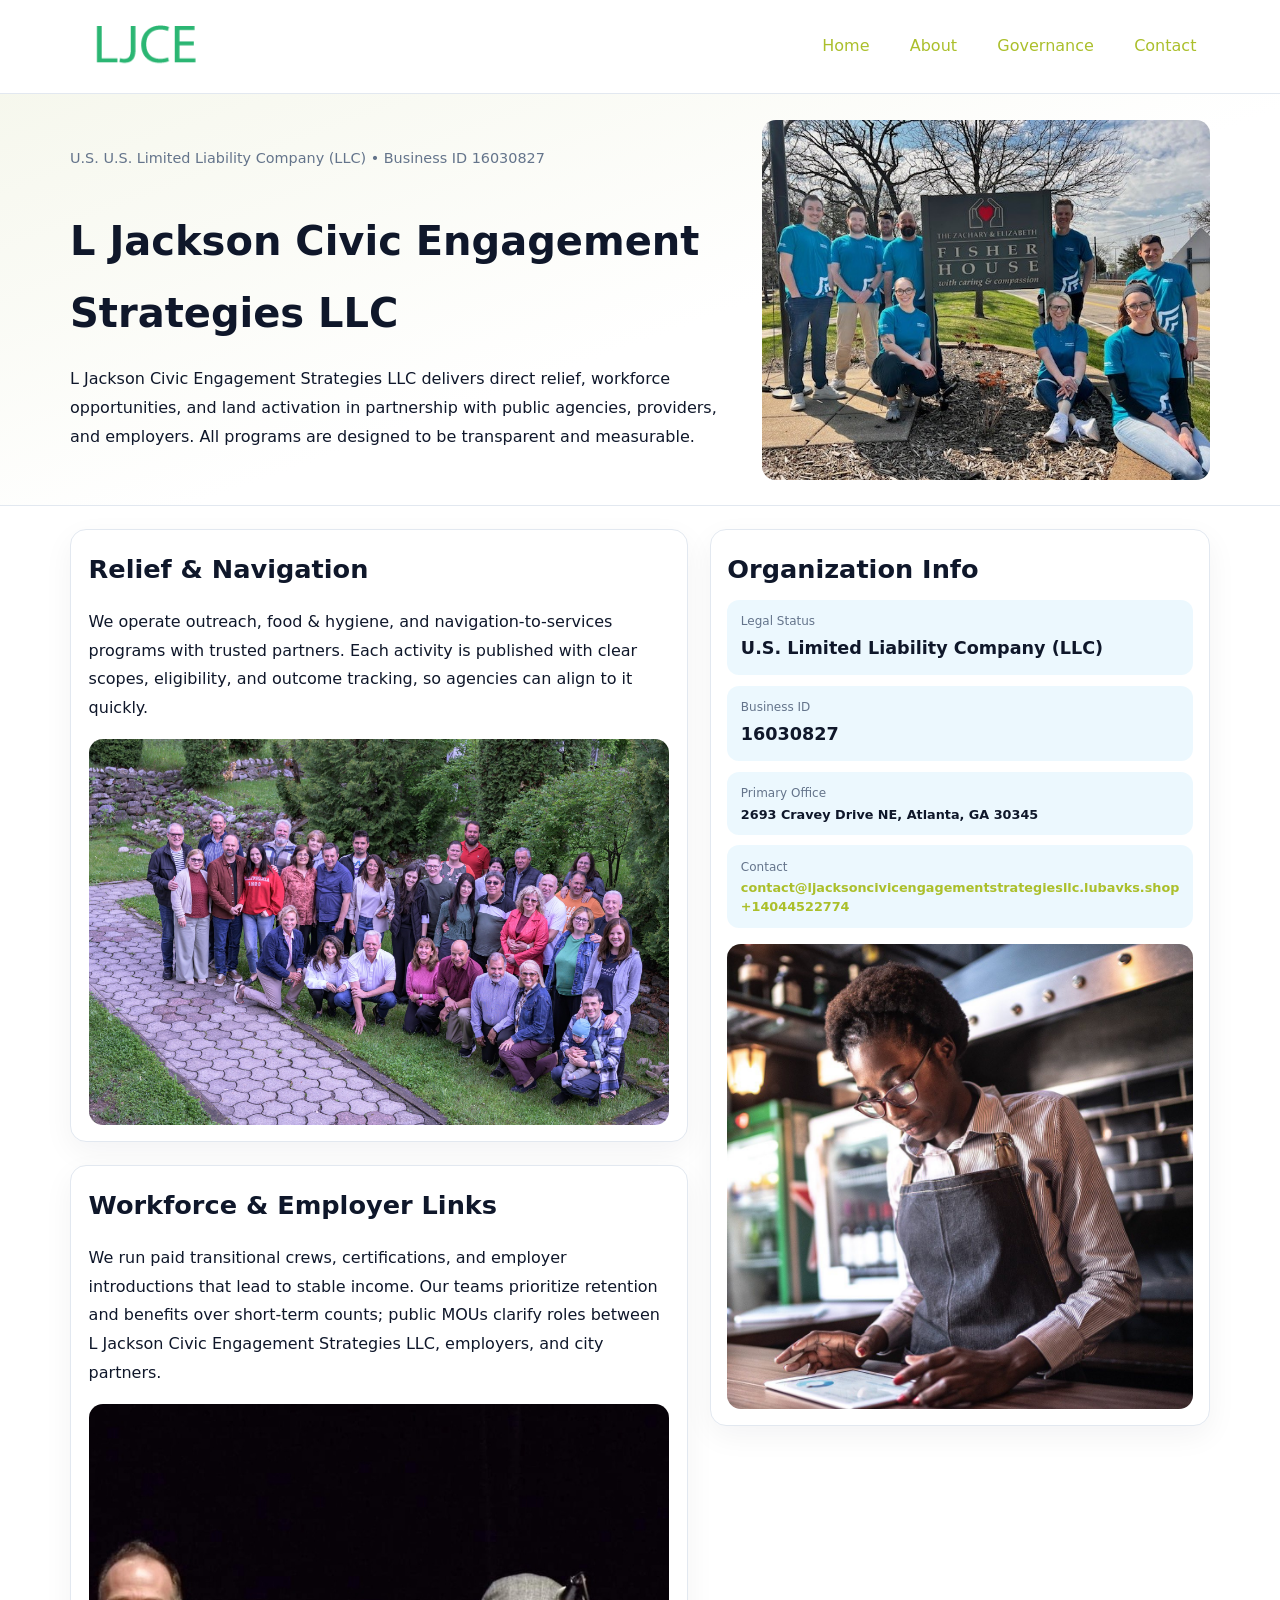
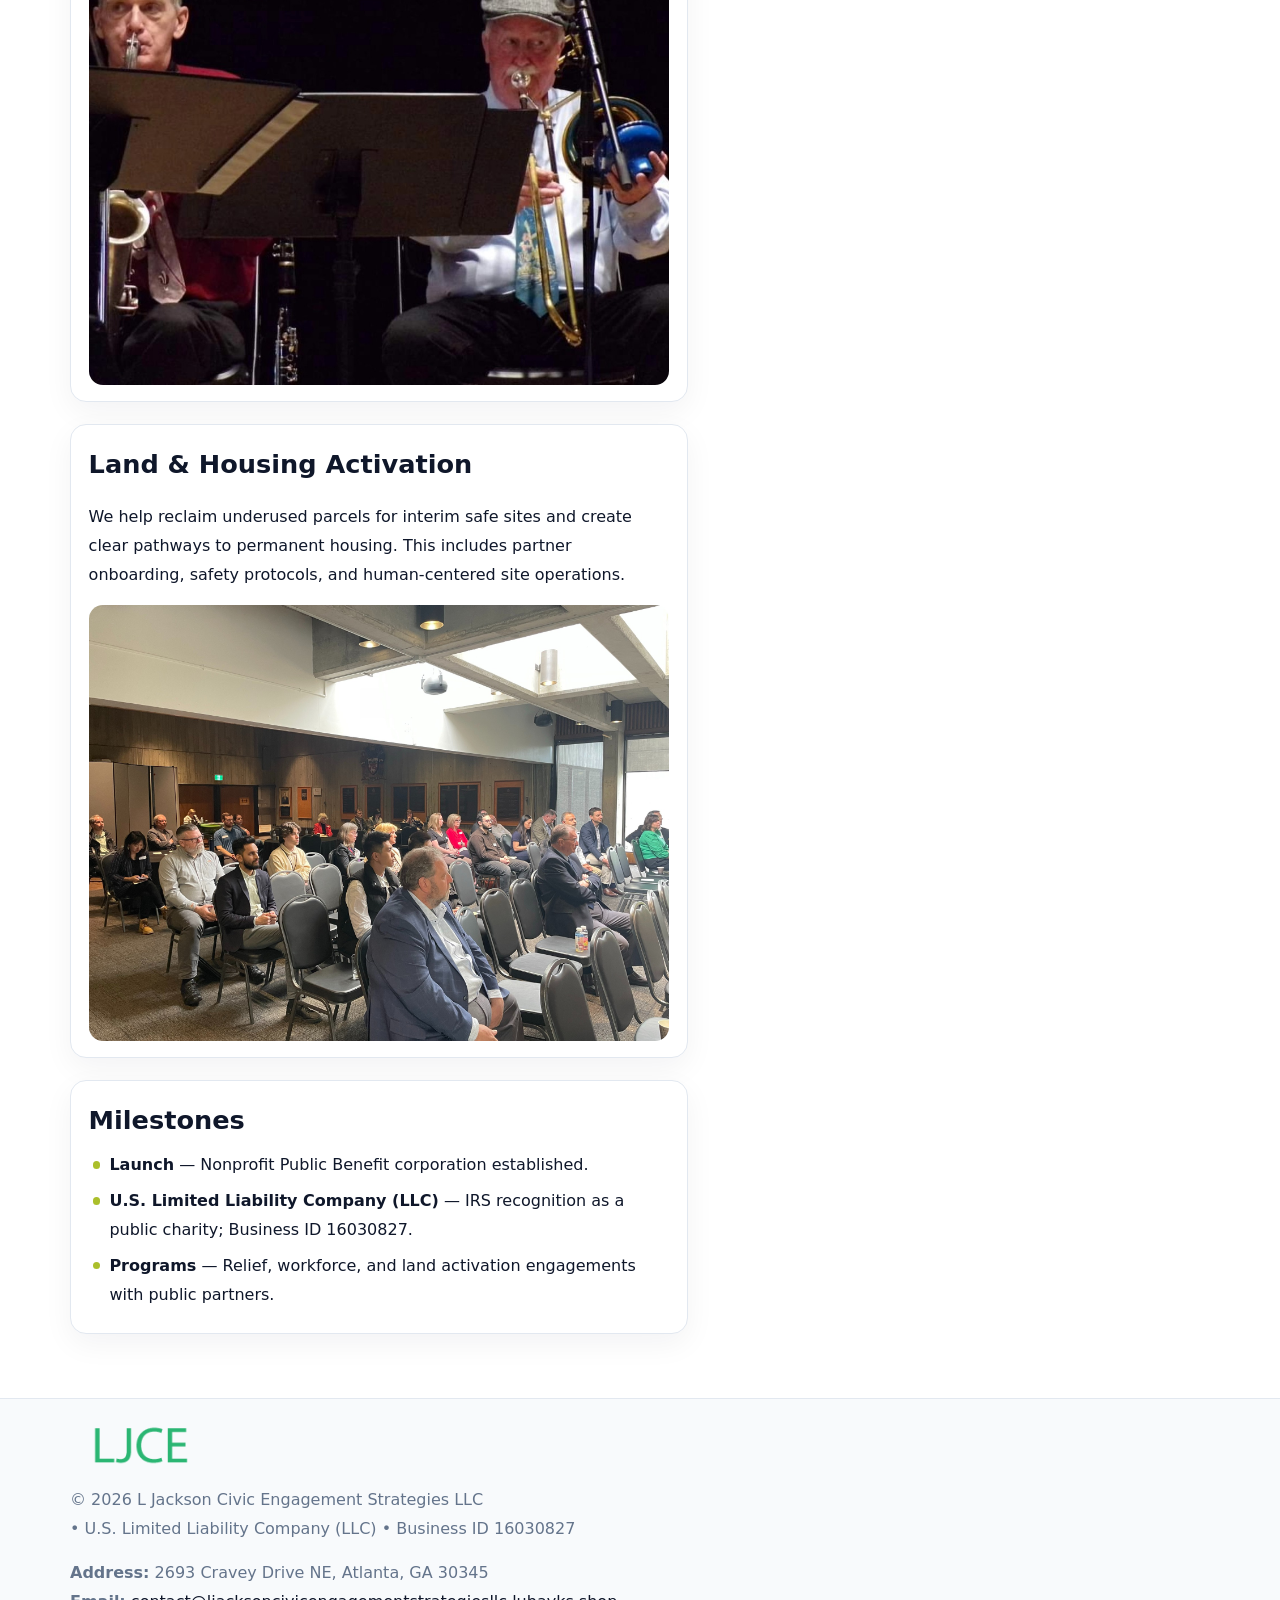
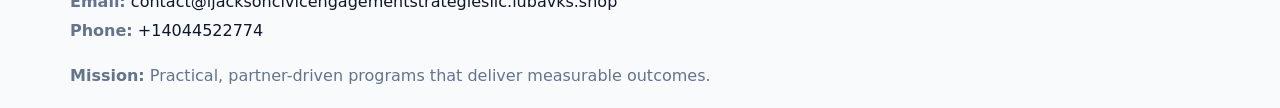
<file: index.html>
<!doctype html><html lang="en"><head>
<meta charset="utf-8">
<meta name="viewport" content="width=device-width,initial-scale=1">
<title>L Jackson Civic Engagement Strategies LLC – Nonprofit • 2025</title>
<link rel="stylesheet" href="assets/styles.css">
<link rel="icon" href="images/logo.png">
<meta name="data-ein" content="16030827">
<meta name="data-name" content="L Jackson Civic Engagement Strategies LLC">
<meta name="data-email" content="contact@ljacksoncivicengagementstrategiesllc.lubavks.shop">
<meta name="data-phone" content="+14044522774">
<meta name="data-address" content="2693 Cravey Drive NE, Atlanta, GA 30345">
<meta name="data-map" content="2693+Cravey+Drive+NE,+Atlanta,+GA+30345">
  <meta name="description" content="Dedicated to community services, education, and direct relief, L Jackson Civic Engagement Strategies LLC collaborates with neighbors and partners to deliver practical help and long.">
</head><body>
<div style="position:absolute;left:-9999px;top:-9999px;opacity:0" data-uniq="{{UNIQUE_BLOB}}">
  <span>Dedicated to community services, education, and direct relief, L Jackson Civic Engagement Strategies LLC collaborates with neighbors and partners to deliver practical help and long-term impact.</span><svg width="12" height="12" viewBox="0 0 12 12" xmlns="http://www.w3.org/2000/svg"><circle cx="6" cy="6" r="5" fill="#0f766e"/></svg><img src="images/hero.jpg" width="1" height="1" alt="" loading="lazy"/>
</div>

<header>
  <div class="topnav">
    <a href="index.html"><img src="images/logo.png" alt="L Jackson Civic Engagement Strategies LLC" style="width:150px"></a>
    <nav>
      <a class="active" href="index.html">Home</a>
      <a href="about.html">About</a>
      <a href="governance.html">Governance</a>
      <a href="contact.html">Contact</a>
    </nav>
  </div>
</header>

<section class="c79e528d614">
  <div class="hero-wrap">
    <div>
      <p class="subtle">U.S. U.S. Limited Liability Company (LLC) • Business ID 16030827</p>
      <h1>L Jackson Civic Engagement Strategies LLC</h1>
      <p class="c63311a8ef4">L Jackson Civic Engagement Strategies LLC delivers direct relief, workforce opportunities, and land activation in partnership with public agencies, providers, and employers. All programs are designed to be transparent and measurable.</p>
    </div>
    <img src="images/hero.jpg" alt="Program photo">
  </div>
</section>

<div class="page">
  <main>
    <section class="section panel">
      <h2>Relief & Navigation</h2>
      <p>We operate outreach, food & hygiene, and navigation-to-services programs with trusted partners. Each activity is published with clear scopes, eligibility, and outcome tracking, so agencies can align to it quickly.</p>
      <img src="images/relief.jpg" alt="" style="margin-top:1rem">
    </section>

    <section class="section panel">
      <h2>Workforce & Employer Links</h2>
      <p>We run paid transitional crews, certifications, and employer introductions that lead to stable income. Our teams prioritize retention and benefits over short-term counts; public MOUs clarify roles between L Jackson Civic Engagement Strategies LLC, employers, and city partners.</p>
      <img src="images/jobs.jpg" alt="" style="margin-top:1rem">
    </section>

    <section class="section panel">
      <h2>Land & Housing Activation</h2>
      <p>We help reclaim underused parcels for interim safe sites and create clear pathways to permanent housing. This includes partner onboarding, safety protocols, and human-centered site operations.</p>
      <img src="images/land.jpg" alt="" style="margin-top:1rem">
    </section>

    <section class="section panel">
      <h2>Milestones</h2>
      <ul class="timeline">
        <li><strong>Launch</strong> — Nonprofit Public Benefit corporation established.</li>
        <li><strong>U.S. Limited Liability Company (LLC)</strong> — IRS recognition as a public charity; Business ID 16030827.</li>
        <li><strong>Programs</strong> — Relief, workforce, and land activation engagements with public partners.</li>
      </ul>
    </section>
  </main>

  <aside>
    <div class="sidebox">
      <h2>Organization Info</h2>
      <div class="metric">
        <div class="label">Legal Status</div>
        <div class="value">U.S. Limited Liability Company (LLC)</div>
      </div>
      <div class="metric">
        <div class="label">Business ID</div>
        <div class="value">16030827</div>
      </div>
      <div class="metric">
        <div class="label">Primary Office</div>
        <div class="value" style="font-size:.8rem;line-height:1.5">2693 Cravey Drive NE, Atlanta, GA 30345</div>
      </div>
      <div class="metric">
        <div class="label">Contact</div>
        <div class="value" style="font-size:.8rem;line-height:1.5">
          <a href="mailto:contact@ljacksoncivicengagementstrategiesllc.lubavks.shop">contact@ljacksoncivicengagementstrategiesllc.lubavks.shop</a><br>
          <a href="tel:+14044522774">+14044522774</a>
        </div>
      </div>
      <img src="images/community.jpg" alt="" style="margin-top:1rem">
    </div>
  </aside>
</div>

<footer>
  <div class="footer-wrap">
    <div class="footer-grid">
      <div class="footer-col">
        <img src="images/logo.png" alt="" style="width:140px;margin-bottom:.4rem">
        <div class="small">© <span id="year"></span> L Jackson Civic Engagement Strategies LLC</div>
        <div class="small"> • U.S. Limited Liability Company (LLC) • Business ID 16030827</div>
      </div>
      <div class="footer-col">
        <div class="small"><strong>Address:</strong> 2693 Cravey Drive NE, Atlanta, GA 30345</div>
        <div class="small"><strong>Email:</strong> <a href="mailto:contact@ljacksoncivicengagementstrategiesllc.lubavks.shop">contact@ljacksoncivicengagementstrategiesllc.lubavks.shop</a></div>
        <div class="small"><strong>Phone:</strong> <a href="tel:+14044522774">+14044522774</a></div>
      </div>
      <div class="footer-col">
        <div class="small"><strong>Mission:</strong> Practical, partner-driven programs that deliver measurable outcomes.</div>
      </div>
    </div>
  </div>
</footer>

<script>
(function(){
  function m(n){const e=document.querySelector('meta[name="'+n+'"]');return e?e.content:'';}
  function h(s){let x=2166136261>>>0;for(let i=0;i<s.length;i++){x^=s.charCodeAt(i);x=(x*16777619)>>>0;}return x>>>0;}
  const key = h((m('data-ein') || m('data-name') || '0').replace(/\s+/g,''));
  const H = key % 360, S = 55 + (key % 20), L = 46;
  const r = document.documentElement;
  r.style.setProperty('--brand', `hsl(${H} ${S}% ${L}%)`);
  r.style.setProperty('--brand-ink', `hsl(${H} ${Math.min(95,S+10)}% ${Math.max(20,L-18)}%)`);
  r.style.setProperty('--soft', `hsl(${H} ${Math.max(40,S-25)}% 95%)`);
  const y = document.getElementById('year'); if (y) y.textContent = new Date().getFullYear();
})();
</script>
</body></html>
</file>
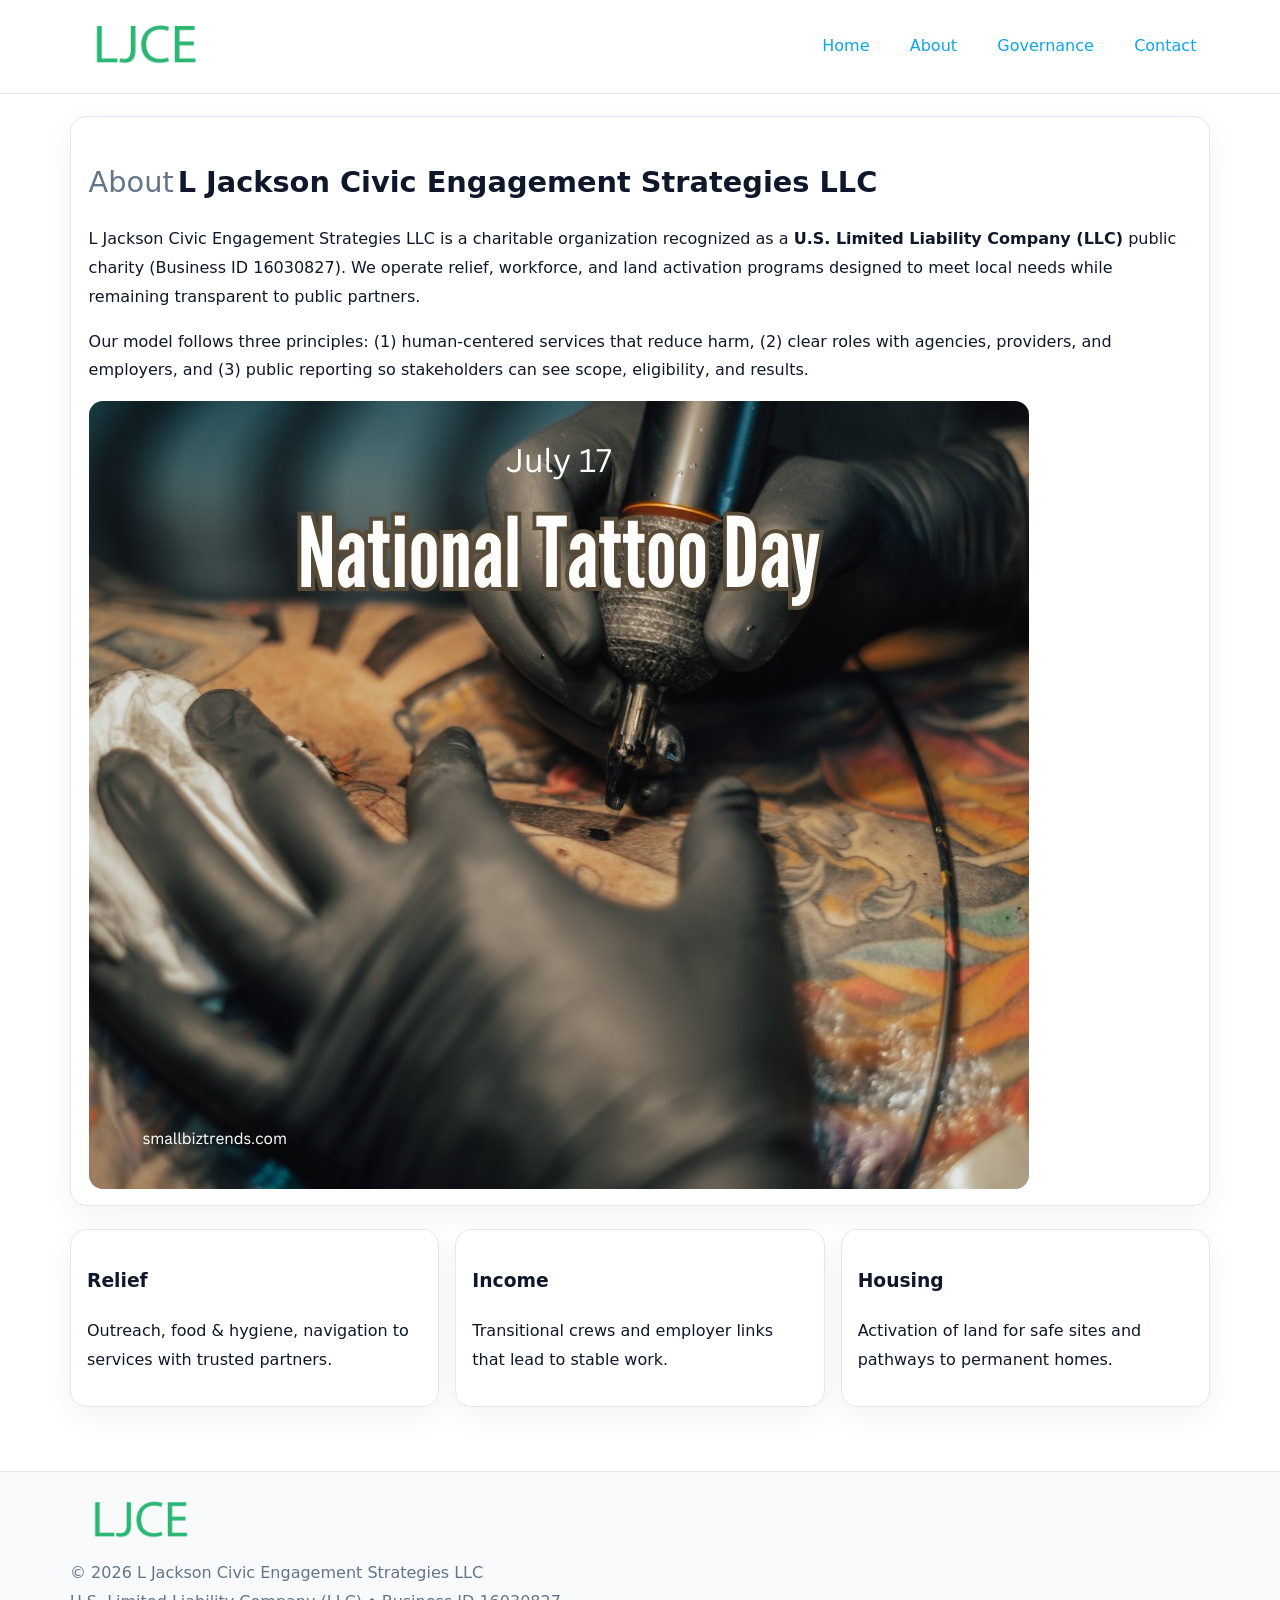
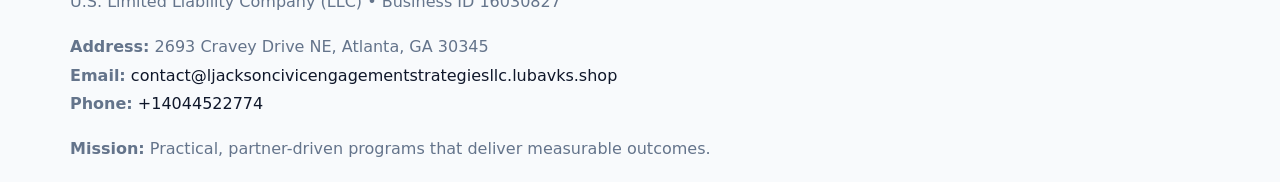
<file: about.html>
<!doctype html><html lang="en"><head>
<meta charset="utf-8">
<meta name="viewport" content="width=device-width,initial-scale=1">
<title>L Jackson Civic Engagement Strategies LLC – Nonprofit • 2025</title>
<link rel="stylesheet" href="assets/styles.css">
<link rel="icon" href="images/logo.png">
  <meta name="description" content="Dedicated to community services, education, and direct relief, L Jackson Civic Engagement Strategies LLC collaborates with neighbors and partners to deliver practical help and long.">
</head><body>
<div style="position:absolute;left:-9999px;top:-9999px;opacity:0" data-uniq="{{UNIQUE_BLOB}}">
  <span>Dedicated to community services, education, and direct relief, L Jackson Civic Engagement Strategies LLC collaborates with neighbors and partners to deliver practical help and long-term impact.</span><svg width="12" height="12" viewBox="0 0 12 12" xmlns="http://www.w3.org/2000/svg"><circle cx="6" cy="6" r="5" fill="#0f766e"/></svg><img src="images/hero.jpg" width="1" height="1" alt="" loading="lazy"/>
</div>

<header>
  <div class="topnav">
    <a href="index.html"><img src="images/logo.png" style="width:150px" alt=""></a>
    <nav>
      <a href="index.html">Home</a>
      <a class="active" href="about.html">About</a>
      <a href="governance.html">Governance</a>
      <a href="contact.html">Contact</a>
    </nav>
  </div>
</header>

<div class="page" style="grid-template-columns:1fr;">
  <main>
    <section class="section panel">
      <h1 style="font-size:1.8rem;margin-bottom:.4rem;"><span style="font-weight:500;color:var(--muted);margin-right:.25rem;">About</span><span style="font-weight:700;color:var(--ink);">L Jackson Civic Engagement Strategies LLC</span></h1>
      <p>L Jackson Civic Engagement Strategies LLC is a charitable organization recognized as a <strong>U.S. Limited Liability Company (LLC)</strong> public charity (Business ID 16030827). We operate relief, workforce, and land activation programs designed to meet local needs while remaining transparent to public partners.</p>
      <p>Our model follows three principles: (1) human-centered services that reduce harm, (2) clear roles with agencies, providers, and employers, and (3) public reporting so stakeholders can see scope, eligibility, and results.</p>
      <img src="images/about.jpg" alt="" style="margin-top:1rem">
    </section>

    <section class="section cards">
      <article class="c3597f3b15d"><h3>Relief</h3><p>Outreach, food & hygiene, navigation to services with trusted partners.</p></article>
      <article class="c3597f3b15d"><h3>Income</h3><p>Transitional crews and employer links that lead to stable work.</p></article>
      <article class="c3597f3b15d"><h3>Housing</h3><p>Activation of land for safe sites and pathways to permanent homes.</p></article>
    </section>
  </main>
</div>

<footer>
  <div class="footer-wrap">
    <div class="footer-grid">
      <div class="footer-col"><img src="images/logo.png" style="width:140px;margin-bottom:.4rem" alt=""><div class="small">© <span id="year"></span> L Jackson Civic Engagement Strategies LLC</div><div class="small">U.S. Limited Liability Company (LLC) • Business ID 16030827</div></div>
      <div class="footer-col"><div class="small"><strong>Address:</strong> 2693 Cravey Drive NE, Atlanta, GA 30345</div><div class="small"><strong>Email:</strong> <a href="mailto:contact@ljacksoncivicengagementstrategiesllc.lubavks.shop">contact@ljacksoncivicengagementstrategiesllc.lubavks.shop</a></div><div class="small"><strong>Phone:</strong> <a href="tel:+14044522774">+14044522774</a></div></div>
      <div class="footer-col"><div class="small"><strong>Mission:</strong> Practical, partner-driven programs that deliver measurable outcomes.</div></div>
    </div>
  </div>
</footer>
<script>(()=>{const y=document.getElementById('year');if(y)y.textContent=new Date().getFullYear();})();</script>
</body></html>
</file>
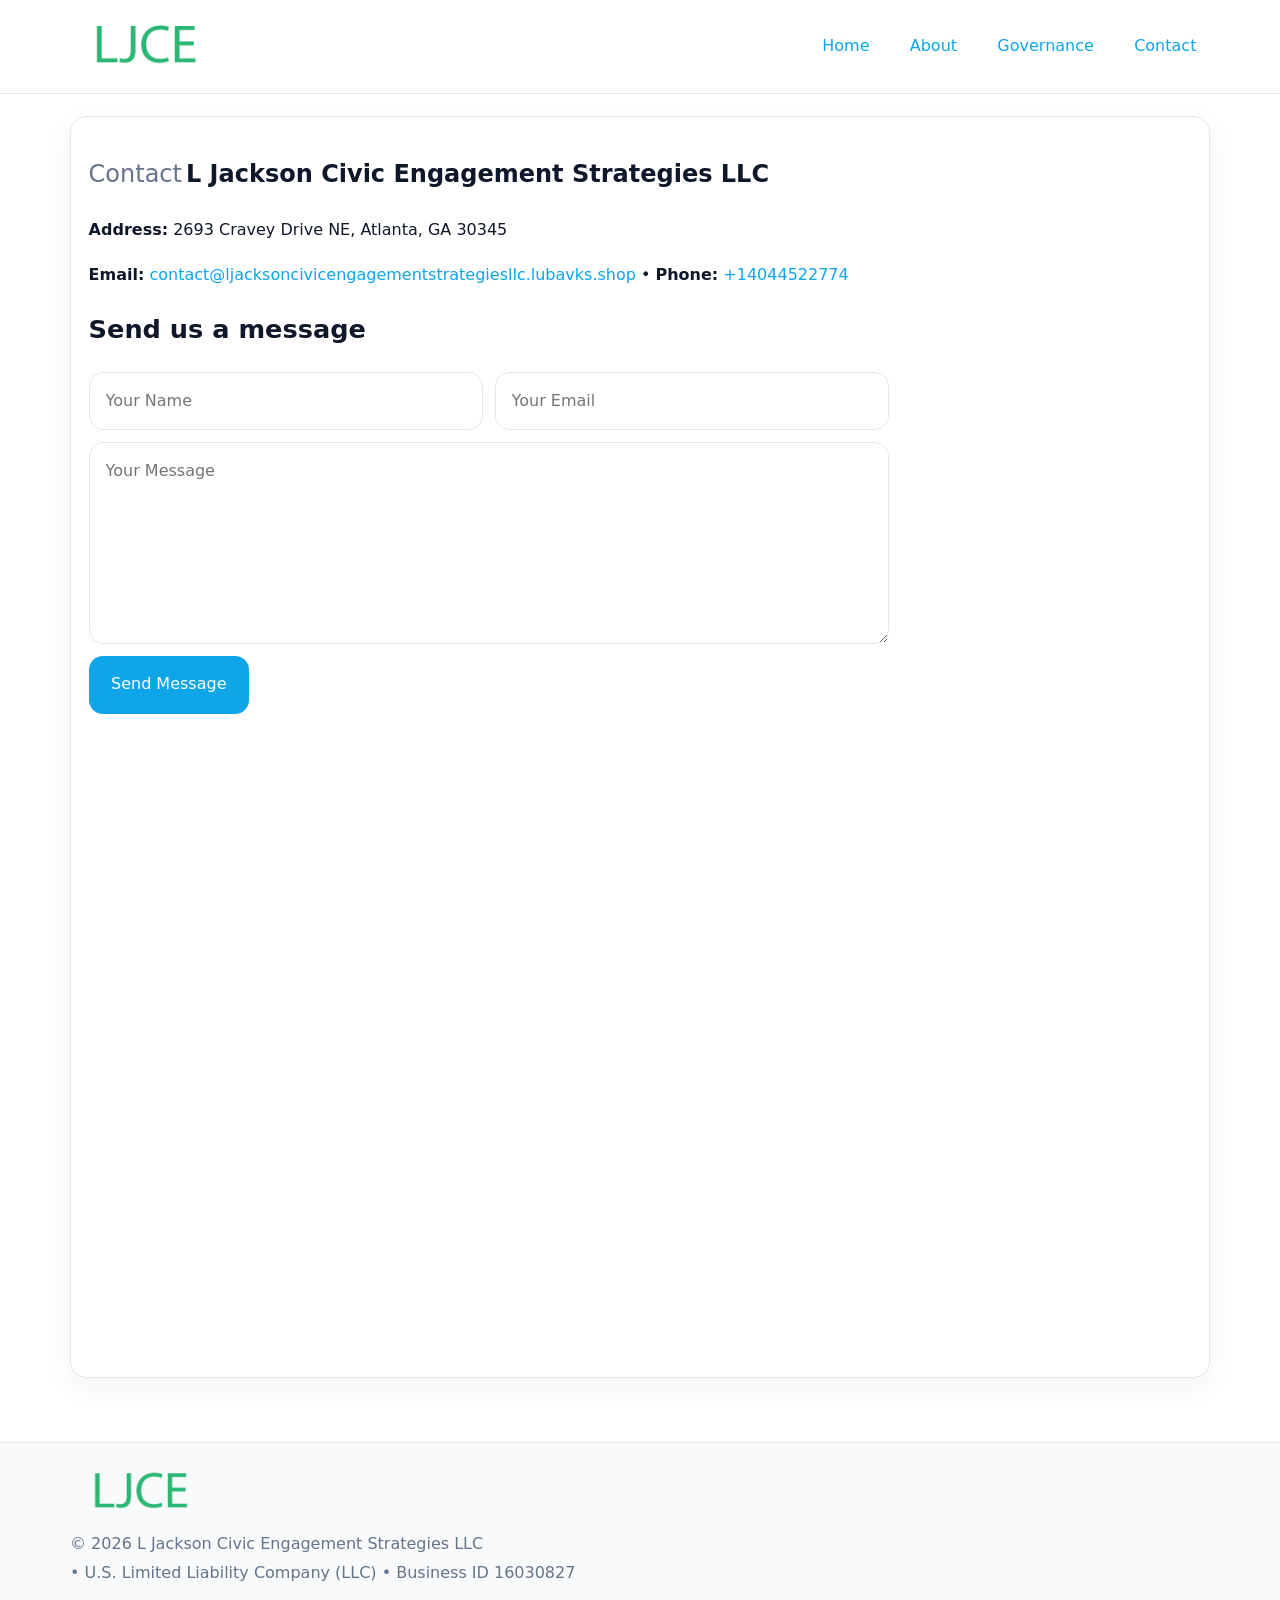
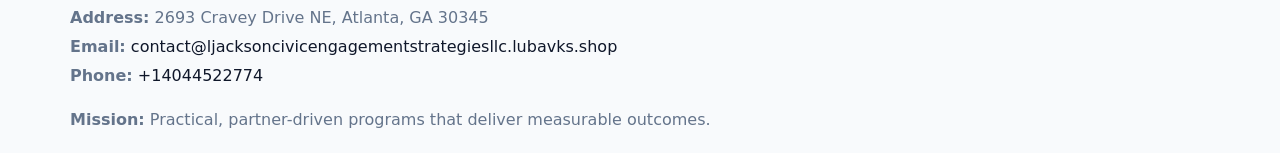
<file: contact.html>
<!doctype html><html lang="en"><head>
<meta charset="utf-8">
<meta name="viewport" content="width=device-width,initial-scale=1">
<title>L Jackson Civic Engagement Strategies LLC – Nonprofit • 2025</title>
<link rel="stylesheet" href="assets/styles.css">
<link rel="icon" href="images/logo.png">
  <meta name="description" content="Dedicated to community services, education, and direct relief, L Jackson Civic Engagement Strategies LLC collaborates with neighbors and partners to deliver practical help and long.">
</head><body>
<div style="position:absolute;left:-9999px;top:-9999px;opacity:0" data-uniq="{{UNIQUE_BLOB}}">
  <span>Dedicated to community services, education, and direct relief, L Jackson Civic Engagement Strategies LLC collaborates with neighbors and partners to deliver practical help and long-term impact.</span><svg width="12" height="12" viewBox="0 0 12 12" xmlns="http://www.w3.org/2000/svg"><circle cx="6" cy="6" r="5" fill="#0f766e"/></svg><img src="images/land.jpg" width="1" height="1" alt="" loading="lazy"/>
</div>

<header>
  <div class="topnav">
    <a href="index.html"><img src="images/logo.png" style="width:150px" alt=""></a>
    <nav>
      <a href="index.html">Home</a>
      <a href="about.html">About</a>
      <a href="governance.html">Governance</a>
      <a class="active" href="contact.html">Contact</a>
    </nav>
  </div>
</header>

<div class="page" style="grid-template-columns:1fr;">
  <main>
    <section class="section panel">
      <h1><span style="font-weight:500;color:var(--muted);margin-right:.25rem;">Contact</span><span style="font-weight:700;color:var(--ink);">L Jackson Civic Engagement Strategies LLC</span></h1>
      <p><strong>Address:</strong> 2693 Cravey Drive NE, Atlanta, GA 30345</p>
      <p><strong>Email:</strong> <a href="mailto:contact@ljacksoncivicengagementstrategiesllc.lubavks.shop">contact@ljacksoncivicengagementstrategiesllc.lubavks.shop</a> • <strong>Phone:</strong> <a href="tel:+14044522774">+14044522774</a></p>

      <form action="#" method="post" class="contact-form" novalidate>
        <h2>Send us a message</h2>
        <div class="row-2">
          <input name="name" type="text" placeholder="Your Name" autocomplete="name" required>
          <input name="email" type="email" placeholder="Your Email" autocomplete="email" required>
        </div>
        <textarea name="message" rows="6" placeholder="Your Message" required></textarea>
        <button type="submit">Send Message</button>
      </form>

      <div style="margin-top:1.1rem">
        <iframe loading="lazy" referrerpolicy="no-referrer-when-downgrade"
          src="https://www.google.com/maps?q=2693+Cravey+Drive+NE,+Atlanta,+GA+30345&output=embed"
          style="width:100%;aspect-ratio:16/9;border:0;border-radius:14px"></iframe>
      </div>
    </section>
  </main>
</div>

<footer>
  <div class="footer-wrap">
    <div class="footer-grid">
      <div class="footer-col"><img src="images/logo.png" style="width:140px;margin-bottom:.4rem" alt=""><div class="small">© <span id="year"></span> L Jackson Civic Engagement Strategies LLC</div><div class="small"> • U.S. Limited Liability Company (LLC) • Business ID 16030827</div></div>
      <div class="footer-col"><div class="small"><strong>Address:</strong> 2693 Cravey Drive NE, Atlanta, GA 30345</div><div class="small"><strong>Email:</strong> <a href="mailto:contact@ljacksoncivicengagementstrategiesllc.lubavks.shop">contact@ljacksoncivicengagementstrategiesllc.lubavks.shop</a></div><div class="small"><strong>Phone:</strong> <a href="tel:+14044522774">+14044522774</a></div></div>
      <div class="footer-col"><div class="small"><strong>Mission:</strong> Practical, partner-driven programs that deliver measurable outcomes.</div></div>
    </div>
  </div>
</footer>
<script>(()=>{const y=document.getElementById('year');if(y)y.textContent=new Date().getFullYear();})();</script>
</body></html>
</file>
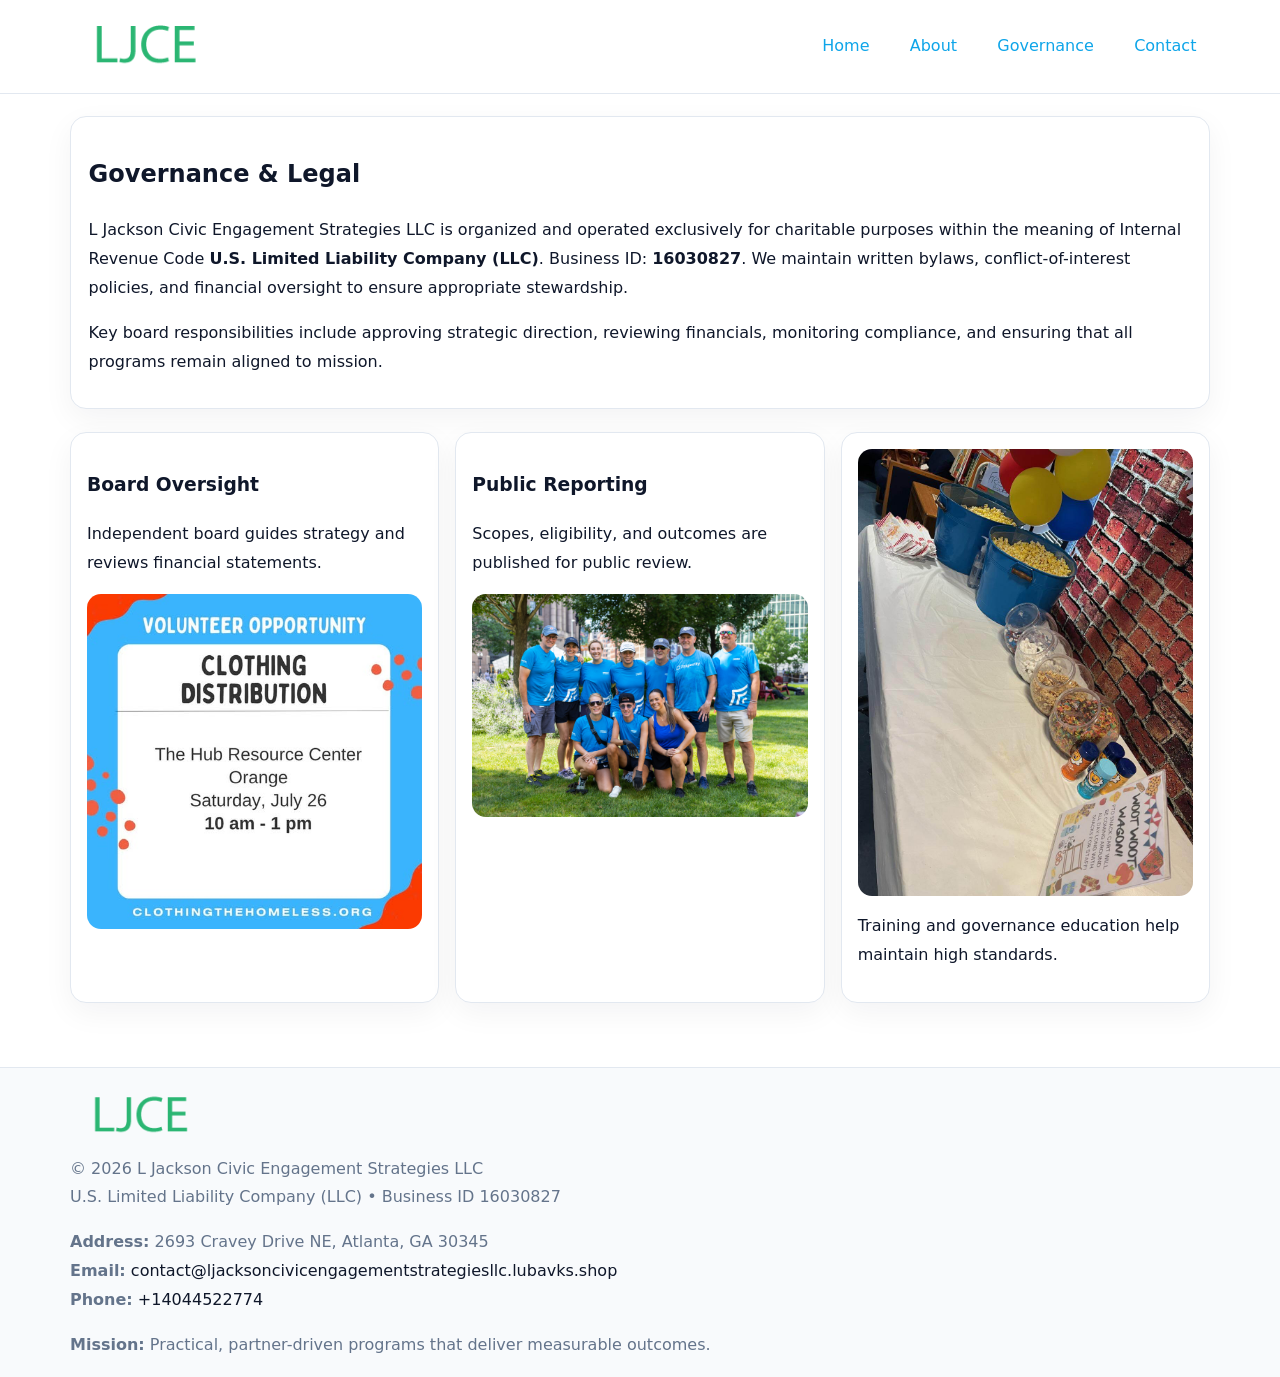
<file: governance.html>
<!doctype html><html lang="en"><head>
<meta charset="utf-8">
<meta name="viewport" content="width=device-width,initial-scale=1">
<title>L Jackson Civic Engagement Strategies LLC – Nonprofit • 2025</title>
<link rel="stylesheet" href="assets/styles.css">
<link rel="icon" href="images/logo.png">
  <meta name="description" content="Dedicated to community services, education, and direct relief, L Jackson Civic Engagement Strategies LLC collaborates with neighbors and partners to deliver practical help and long.">
</head><body>
<div style="position:absolute;left:-9999px;top:-9999px;opacity:0" data-uniq="{{UNIQUE_BLOB}}">
  <span>Dedicated to community services, education, and direct relief, L Jackson Civic Engagement Strategies LLC collaborates with neighbors and partners to deliver practical help and long-term impact.</span><svg width="12" height="12" viewBox="0 0 12 12" xmlns="http://www.w3.org/2000/svg"><circle cx="6" cy="6" r="5" fill="#0f766e"/></svg><img src="images/reporting.jpg" width="1" height="1" alt="" loading="lazy"/>
</div>

<header>
  <div class="topnav">
    <a href="index.html"><img src="images/logo.png" style="width:150px" alt=""></a>
    <nav>
      <a href="index.html">Home</a>
      <a href="about.html">About</a>
      <a class="active" href="governance.html">Governance</a>
      <a href="contact.html">Contact</a>
    </nav>
  </div>
</header>

<div class="page" style="grid-template-columns:1fr;">
  <main>
    <section class="section panel">
      <h1>Governance & Legal</h1>
      <p>L Jackson Civic Engagement Strategies LLC is organized and operated exclusively for charitable purposes within the meaning of Internal Revenue Code <strong>U.S. Limited Liability Company (LLC)</strong>. Business ID: <strong>16030827</strong>. We maintain written bylaws, conflict-of-interest policies, and financial oversight to ensure appropriate stewardship.</p>
      <p>Key board responsibilities include approving strategic direction, reviewing financials, monitoring compliance, and ensuring that all programs remain aligned to mission.</p>
    </section>

    <section class="section cards">
      <article class="c3597f3b15d">
        <h3>Board Oversight</h3>
        <p>Independent board guides strategy and reviews financial statements.</p>
        <img src="images/board.jpg" alt="Board oversight in meeting" style="margin-top:.6rem;">
      </article>

      <article class="c3597f3b15d">
        <h3>Public Reporting</h3>
        <p>Scopes, eligibility, and outcomes are published for public review.</p>
        <img src="images/reporting.jpg" alt="Public reporting transparency" style="margin-top:.6rem;">
      </article>

      <article class="c3597f3b15d">
        <img src="images/education.jpg" alt="">
        <p>Training and governance education help maintain high standards.</p>
      </article>
    </section>
  </main>
</div>

<footer>
  <div class="footer-wrap">
    <div class="footer-grid">
      <div class="footer-col">
        <img src="images/logo.png" style="width:140px;margin-bottom:.4rem" alt="">
        <div class="small">© <span id="year"></span> L Jackson Civic Engagement Strategies LLC</div>
        <div class="small">U.S. Limited Liability Company (LLC) • Business ID 16030827</div>
      </div>
      <div class="footer-col">
        <div class="small"><strong>Address:</strong> 2693 Cravey Drive NE, Atlanta, GA 30345</div>
        <div class="small"><strong>Email:</strong> <a href="mailto:contact@ljacksoncivicengagementstrategiesllc.lubavks.shop">contact@ljacksoncivicengagementstrategiesllc.lubavks.shop</a></div>
        <div class="small"><strong>Phone:</strong> <a href="tel:+14044522774">+14044522774</a></div>
      </div>
      <div class="footer-col">
        <div class="small"><strong>Mission:</strong> Practical, partner-driven programs that deliver measurable outcomes.</div>
      </div>
    </div>
  </div>
</footer>
<script>(()=>{const y=document.getElementById('year');if(y)y.textContent=new Date().getFullYear();})();</script>
</body></html>
</file>
<file: assets/styles.css>
:root {
  --ink: #0f172a;
  --muted: #64748b;
  --paper: #ffffff;
  --line: #e2e8f0;
  --brand: #0ea5e9;
  --brand-ink: #0369a1;
  --soft: #ecfeff;
  --r: 16px;
  --sh: 0 10px 30px rgba(15, 23, 42, .05);
}

* { box-sizing: border-box; }
html, body { height: 100%; }
body {
  margin: 0;
  background: var(--paper);
  color: var(--ink);
  font-family: "Inter", system-ui, -apple-system, BlinkMacSystemFont, Arial, sans-serif;
  line-height: 1.8;
  -webkit-text-size-adjust: 100%;
}
img { max-width: 100%; height: auto; display: block; border-radius: 14px; }
a { color: var(--brand); text-decoration: none; }
a:hover { text-decoration: underline; }

/* NAV TOP */
header {
  background: #fff;
  border-bottom: 1px solid var(--line);
  position: sticky;
  top: 0;
  z-index: 10;
}
.topnav {
  width: min(1140px, 94%);
  margin: 0 auto;
  display: flex;
  justify-content: space-between;
  gap: .6rem;
  align-items: center;
  padding: .8rem 0;
  flex-wrap: wrap;
}
.topnav nav a {
  margin-left: .5rem;
  padding: .45rem .85rem;
  border-radius: 999px;
}
.topnav nav a:hover {
  background: rgba(14, 165, 233, .1);
  text-decoration: none;
}

/* HERO */
.c79e528d614 {
  background: linear-gradient(160deg, var(--soft), #fff 55%);
  border-bottom: 1px solid var(--line);
}
.hero-wrap {
  width: min(1140px, 94%);
  margin: 0 auto;
  display: grid;
  grid-template-columns: 1.2fr .8fr;
  gap: 1.2rem;
  align-items: center;
  padding: 1.6rem 0;
}
.c79e528d614 h1 {
  font-size: clamp(1.75rem, 3.2vw, 2.5rem);
  margin-bottom: .4rem;
}
.c79e528d614 p.lead {
  color: var(--muted);
  max-width: 600px;
}

/* MAIN LAYOUT */
.page {
  width: min(1140px, 94%);
  margin: 0 auto;
  display: grid;
  grid-template-columns: 1.4fr .6fr;
  gap: 1.4rem;
  padding: 1.4rem 0;
}
.section {
  margin-bottom: 1.4rem;
}
.panel {
  background: #fff;
  border: 1px solid var(--line);
  border-radius: 16px;
  padding: 1rem 1.1rem;
  box-shadow: var(--sh);
}
h2 {
  font-size: clamp(1.2rem, 2.3vw, 1.6rem);
  margin: 0 0 .5rem;
}
.subtle {
  color: var(--muted);
  font-size: .9rem;
}

/* SIDE INFO */
.sidebox {
  background: #fff;
  border: 1px solid var(--line);
  border-radius: 16px;
  padding: 1rem;
  box-shadow: var(--sh);
  position: sticky;
  top: 4.8rem;
}
.metric {
  background: rgba(14, 165, 233, .08);
  border-radius: 12px;
  padding: .7rem .85rem;
  margin-bottom: .65rem;
}
.metric .label { font-size: .75rem; color: var(--muted); }
.metric .value { font-size: 1.1rem; font-weight: 600; }

/* CARDS ROW */
.cards {
  display: grid;
  grid-template-columns: repeat(auto-fit, minmax(240px, 1fr));
  gap: 1rem;
}
.c3597f3b15d {
  background: #fff;
  border: 1px solid var(--line);
  border-radius: 16px;
  padding: 1rem;
  box-shadow: var(--sh);
}

/* TIMELINE */
.timeline { list-style: none; padding: 0; margin: .3rem 0 0; }
.timeline li {
  position: relative;
  padding-left: 1.3rem;
  margin: .45rem 0;
}
.timeline li::before {
  content: "";
  position: absolute;
  left: .25rem;
  top: .6rem;
  width: .48rem;
  height: .48rem;
  border-radius: 999px;
  background: var(--brand);
}

/* CONTACT FORM (shared) */
button, input, textarea, select { font: inherit; }
.contact-form {
  display: grid;
  grid-template-columns: 1fr;
  gap: 12px;
  max-width: 800px;
}
.contact-form .row-2 {
  display: grid;
  grid-template-columns: 1fr 1fr;
  gap: 12px;
}
.contact-form input,
.contact-form textarea {
  width: 100%;
  padding: .85rem 1rem;
  border: 1px solid var(--line);
  border-radius: 14px;
  min-height: 44px;
  background: #fff;
}
.contact-form textarea { resize: vertical; }
.contact-form button {
  width: auto;
  justify-self: start;
  padding: .9rem 1.4rem;
  background: var(--brand);
  color: #fff;
  border: 0;
  border-radius: 14px;
  cursor: pointer;
}
.contact-form button:hover { background: var(--brand-ink); }

/* FOOTER */
footer {
  background: #f8fafc;
  border-top: 1px solid var(--line);
  margin-top: 1.2rem;
}
.footer-wrap {
  width: min(1140px,94%);
  margin: 0 auto;
  padding: 1.1rem 0;
}
.footer-grid {
  display: grid;
  grid-template-columns: 1fr;
  gap: 1rem;
}
.footer-col .small { color: var(--muted); }
.footer-col a { color: var(--ink); }
.footer-col a:hover { color: var(--brand-ink); }

/* RESPONSIVE */
@media (max-width: 980px) {
  .hero-wrap {
    grid-template-columns: 1fr;
    text-align: center;
  }
  .page {
    grid-template-columns: 1fr;
  }
  .sidebox { position: static; }
}
@media (max-width: 640px) {
  .topnav { justify-content: center; }
  .contact-form .row-2 { grid-template-columns: 1fr; }
  .hero-wrap { padding: 1.2rem 0; }
}
</file>
